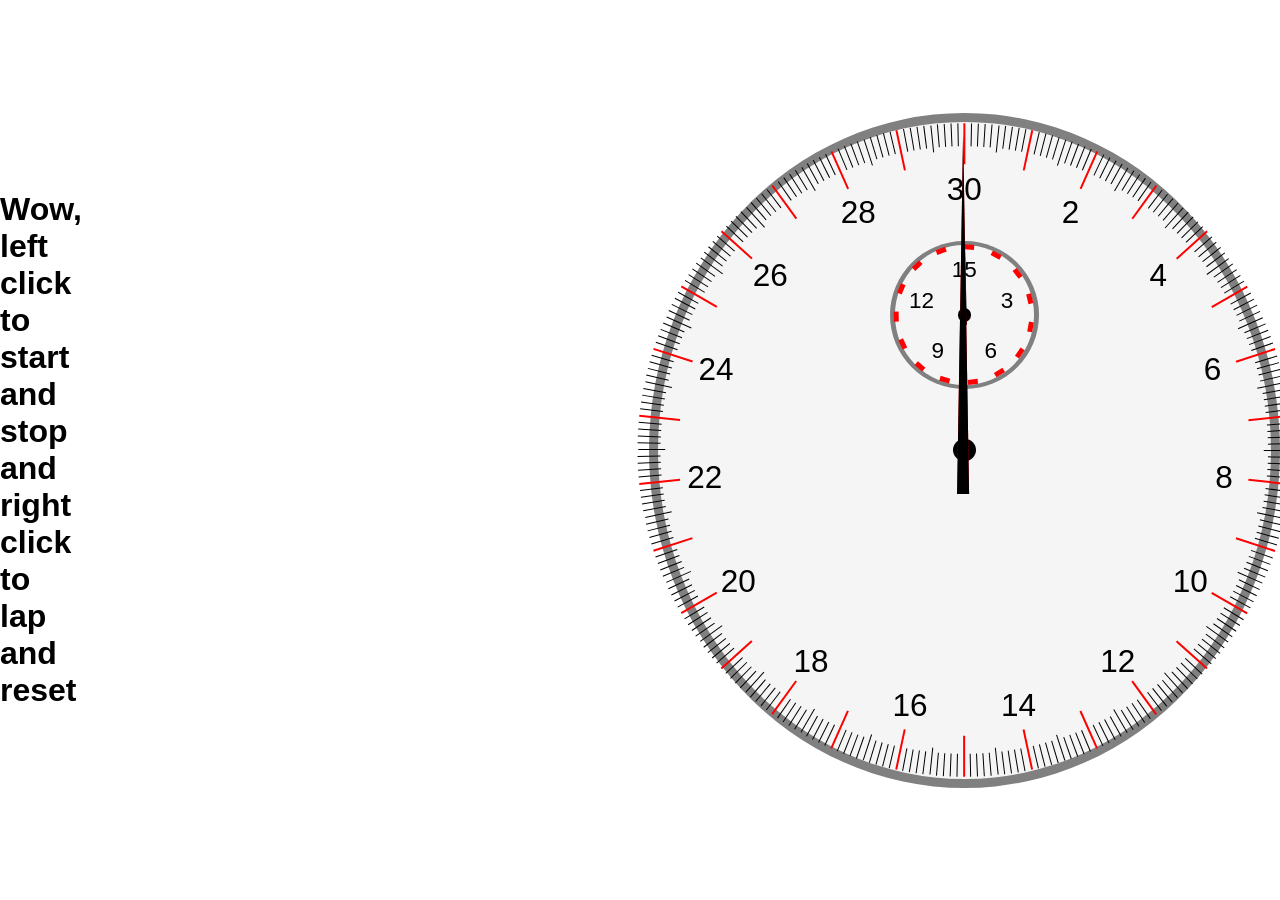
<file: index.html>
<!DOCTYPE html><head><meta charset="UTF-8"><meta name="author" content="Ethan Philpott"><meta name="description" content=""><meta property="og:image" content=""><meta property="og:title" content=""><meta property="og:description" content=""><title>Stopwatch</title><link rel="stylesheet" href="styles/css/min/style.min.css"><link rel="shortcut icon" href="" type="image/x-icon"></head><body> <h1>Wow, left click to start and stop and right click to lap and reset</h1><div class="lap-display"> <div class="whowhowhowhohow"></div></div><div class="clockface"><div class="center-dot"></div><div class="min-face"><div class="min-marks"> <div class="mark"> </div><div class="mark"> </div><div class="mark"> </div><div class="mark"> </div><div class="mark"> </div><div class="mark"> </div><div class="mark"> </div><div class="mark"> </div><div class="mark"> </div><div class="mark"> </div><div class="mark"> </div><div class="mark"> </div><div class="mark"> </div><div class="mark"> </div><div class="mark"> </div><div class="mark"> </div><div class="mark"> </div><div class="mark"> </div><div class="mark"> </div><div class="mark"> </div><div class="mark"> </div><div class="mark"> </div><div class="mark"> </div><div class="mark"> </div><div class="mark"> </div><div class="mark"> </div><div class="mark"> </div><div class="mark"> </div><div class="mark"> </div><div class="mark"> </div></div><ul class="min-num"><li>3</li><li>6</li><li>9</li><li>12</li><li>15</li></ul><div class="min-hand-cont"> <div class="min-hand"> </div></div><div class="min-round-outline"><div class="min-round-cover"> </div></div><div class="min-dot"> </div></div><div class="sec-face"> <div class="sec-dashes"> <div class="dash"></div><div class="dash"></div><div class="dash"></div><div class="dash"></div><div class="dash"></div><div class="dash"></div><div class="dash"></div><div class="dash"></div><div class="dash"></div><div class="dash"></div><div class="dash"></div><div class="dash"></div><div class="dash"></div><div class="dash"></div><div class="dash"></div><div class="dash"></div><div class="dash"></div><div class="dash"></div><div class="dash"></div><div class="dash"></div><div class="dash"></div><div class="dash"></div><div class="dash"></div><div class="dash"></div><div class="dash"></div><div class="dash"></div><div class="dash"></div><div class="dash"></div><div class="dash"></div><div class="dash"></div><div class="dash"></div><div class="dash"></div><div class="dash"></div><div class="dash"></div><div class="dash"></div><div class="dash"></div><div class="dash"></div><div class="dash"></div><div class="dash"></div><div class="dash"></div><div class="dash"></div><div class="dash"></div><div class="dash"></div><div class="dash"></div><div class="dash"></div><div class="dash"></div><div class="dash"></div><div class="dash"></div><div class="dash"></div><div class="dash"></div><div class="dash"></div><div class="dash"></div><div class="dash"></div><div class="dash"></div><div class="dash"></div><div class="dash"></div><div class="dash"></div><div class="dash"></div><div class="dash"></div><div class="dash"></div><div class="dash"></div><div class="dash"></div><div class="dash"></div><div class="dash"></div><div class="dash"></div><div class="dash"></div><div class="dash"></div><div class="dash"></div><div class="dash"></div><div class="dash"></div><div class="dash"></div><div class="dash"></div><div class="dash"></div><div class="dash"></div><div class="dash"></div><div class="dash"></div><div class="dash"></div><div class="dash"></div><div class="dash"></div><div class="dash"></div><div class="dash"></div><div class="dash"></div><div class="dash"></div><div class="dash"></div><div class="dash"></div><div class="dash"></div><div class="dash"></div><div class="dash"></div><div class="dash"></div><div class="dash"></div><div class="dash"></div><div class="dash"></div><div class="dash"></div><div class="dash"></div><div class="dash"></div><div class="dash"></div><div class="dash"></div><div class="dash"></div><div class="dash"></div><div class="dash"></div><div class="dash"></div><div class="dash"></div><div class="dash"></div><div class="dash"></div><div class="dash"></div><div class="dash"></div><div class="dash"></div><div class="dash"></div><div class="dash"></div><div class="dash"></div><div class="dash"></div><div class="dash"></div><div class="dash"></div><div class="dash"></div><div class="dash"></div><div class="dash"></div><div class="dash"></div><div class="dash"></div><div class="dash"></div><div class="dash"></div><div class="dash"></div><div class="dash"></div><div class="dash"></div><div class="dash"></div><div class="dash"></div><div class="dash"></div><div class="dash"></div><div class="dash"></div><div class="dash"></div><div class="dash"></div><div class="dash"></div><div class="dash"></div><div class="dash"></div><div class="dash"></div><div class="dash"></div><div class="dash"></div><div class="dash"></div><div class="dash"></div><div class="dash"></div><div class="dash"></div><div class="dash"></div><div class="dash"></div><div class="dash"></div><div class="dash"></div><div class="dash"></div><div class="dash"></div><div class="dash"></div><div class="dash"></div><div class="dash"></div><div class="dash"></div><div class="dash"></div><div class="dash"></div><div class="dash"></div><div class="dash"></div><div class="dash"></div><div class="dash"></div><div class="dash"></div><div class="dash"></div><div class="dash"></div><div class="dash"></div><div class="dash"></div><div class="dash"></div><div class="dash"></div><div class="dash"></div><div class="dash"></div><div class="dash"></div><div class="dash"></div><div class="dash"></div><div class="dash"></div><div class="dash"></div><div class="dash"></div><div class="dash"></div><div class="dash"></div><div class="dash"></div><div class="dash"></div><div class="dash"></div><div class="dash"></div><div class="dash"></div><div class="dash"></div><div class="dash"></div><div class="dash"></div><div class="dash"></div><div class="dash"></div><div class="dash"></div><div class="dash"></div><div class="dash"></div><div class="dash"></div><div class="dash"></div><div class="dash"></div><div class="dash"></div><div class="dash"></div><div class="dash"></div><div class="dash"></div><div class="dash"></div><div class="dash"></div><div class="dash"></div><div class="dash"></div><div class="dash"></div><div class="dash"></div><div class="dash"></div><div class="dash"></div><div class="dash"></div><div class="dash"></div><div class="dash"></div><div class="dash"></div><div class="dash"></div><div class="dash"></div><div class="dash"></div><div class="dash"></div><div class="dash"></div><div class="dash"></div><div class="dash"></div><div class="dash"></div><div class="dash"></div><div class="dash"></div><div class="dash"></div><div class="dash"></div><div class="dash"></div><div class="dash"></div><div class="dash"></div><div class="dash"></div><div class="dash"></div><div class="dash"></div><div class="dash"></div><div class="dash"></div><div class="dash"></div><div class="dash"></div><div class="dash"></div><div class="dash"></div><div class="dash"></div><div class="dash"></div><div class="dash"></div><div class="dash"></div><div class="dash"></div><div class="dash"></div><div class="dash"></div><div class="dash"></div><div class="dash"></div><div class="dash"></div><div class="dash"></div><div class="dash"></div><div class="dash"></div><div class="dash"></div><div class="dash"></div><div class="dash"></div><div class="dash"></div><div class="dash"></div><div class="dash"></div><div class="dash"></div><div class="dash"></div><div class="dash"></div><div class="dash"></div><div class="dash"></div><div class="dash"></div><div class="dash"></div><div class="dash"></div><div class="dash"></div><div class="dash"></div><div class="dash"></div><div class="dash"></div><div class="dash"></div><div class="dash"></div><div class="dash"></div><div class="dash"></div><div class="dash"></div><div class="dash"></div><div class="dash"></div><div class="dash"></div><div class="dash"></div><div class="dash"></div><div class="dash"></div><div class="dash"></div><div class="dash"></div><div class="dash"></div><div class="dash"></div><div class="dash"></div><div class="dash"></div><div class="dash"></div><div class="dash"></div><div class="dash"></div><div class="dash"></div><div class="dash"></div><div class="dash"></div><div class="dash"></div><div class="dash"></div><div class="dash"></div><div class="dash"></div><div class="dash"></div><div class="dash"></div><div class="dash"></div><div class="dash"></div><div class="dash"></div><div class="dash"></div><div class="dash"></div><div class="dash"></div><div class="dash"></div><div class="dash"></div><div class="dash"></div><div class="dash"></div><div class="dash"></div></div><ul class="sec-num"> <li>2</li><li>4</li><li>6</li><li>8</li><li>10</li><li>12</li><li>14</li><li>16</li><li>18</li><li>20</li><li>22</li><li>24</li><li>26</li><li>28</li><li>30</li></ul><div class="sec-hands"> <div class="lap"> </div><div class="main"> </div></div></div></div><script src="https://code.jquery.com/jquery-3.5.1.js" integrity="sha256-QWo7LDvxbWT2tbbQ97B53yJnYU3WhH/C8ycbRAkjPDc=" crossorigin="anonymous"></script><script src="scripts/main.js"></script></body>
</file>
<file: styles/css/min/style.min.css>
*,*::before,*::after{margin:0;padding:0;-webkit-box-sizing:border-box;box-sizing:border-box;list-style-type:none;font-family:sans-serif}body{display:-webkit-box;display:-ms-flexbox;display:flex;-webkit-box-pack:center;-ms-flex-pack:center;justify-content:center;-webkit-box-align:center;-ms-flex-align:center;align-items:center;height:100vh}body h1{width:4vw}body .lap-display{width:50vw;height:100vh}body .clockface{width:75vh;height:75vh;background-color:#f5f5f5;border-radius:50%;border:solid gray 1vh;display:-webkit-box;display:-ms-flexbox;display:flex;-webkit-box-pack:center;-ms-flex-pack:center;justify-content:center;-webkit-box-align:center;-ms-flex-align:center;align-items:center}body .clockface .center-dot{width:2.5vh;height:2.5vh;background-color:#000;border-radius:50%;position:absolute}body .clockface ul{display:-webkit-box;display:-ms-flexbox;display:flex;-webkit-box-pack:center;-ms-flex-pack:center;justify-content:center;-webkit-box-align:center;-ms-flex-align:center;align-items:center}body .clockface ul li{position:absolute}body .clockface .min-face{-webkit-transform:translate(0, -15vh);transform:translate(0, -15vh);position:absolute;display:-ms-grid;display:grid;justify-items:center;-webkit-box-align:center;-ms-flex-align:center;align-items:center}body .clockface .min-face .min-dot{-ms-grid-row:1;-ms-grid-row-span:1;grid-row:1 / 2;-ms-grid-column:1;-ms-grid-column-span:1;grid-column:1 / 2;width:1.5vh;height:1.5vh;background-color:#000;border-radius:50%}body .clockface .min-face .min-marks{-ms-grid-row:1;-ms-grid-row-span:1;grid-row:1 / 2;-ms-grid-column:1;-ms-grid-column-span:1;grid-column:1 / 2;display:-webkit-box;display:-ms-flexbox;display:flex;-webkit-box-pack:center;-ms-flex-pack:center;justify-content:center;-webkit-box-align:center;-ms-flex-align:center;align-items:center;-webkit-transform:rotate(-15rad);transform:rotate(-15rad)}body .clockface .min-face .min-marks *{position:absolute;width:0.5vh;height:1.15192vh}body .clockface .min-face .min-marks :nth-of-type(0){-webkit-transform:translate(0vh, -7.5vh) rotate(-1.5708rad);transform:translate(0vh, -7.5vh) rotate(-1.5708rad)}body .clockface .min-face .min-marks :nth-of-type(0){background-color:red}body .clockface .min-face .min-marks :nth-of-type(1){-webkit-transform:translate(3.05052vh, -6.85158vh) rotate(-1.15192rad);transform:translate(3.05052vh, -6.85158vh) rotate(-1.15192rad)}body .clockface .min-face .min-marks :nth-of-type(2){-webkit-transform:translate(5.57359vh, -5.01844vh) rotate(-.73304rad);transform:translate(5.57359vh, -5.01844vh) rotate(-.73304rad)}body .clockface .min-face .min-marks :nth-of-type(2){background-color:red}body .clockface .min-face .min-marks :nth-of-type(3){-webkit-transform:translate(7.13292vh, -2.31744vh) rotate(-.31416rad);transform:translate(7.13292vh, -2.31744vh) rotate(-.31416rad)}body .clockface .min-face .min-marks :nth-of-type(4){-webkit-transform:translate(7.45891vh, .78396vh) rotate(.10472rad);transform:translate(7.45891vh, .78396vh) rotate(.10472rad)}body .clockface .min-face .min-marks :nth-of-type(4){background-color:red}body .clockface .min-face .min-marks :nth-of-type(5){-webkit-transform:translate(6.49519vh, 3.75vh) rotate(.5236rad);transform:translate(6.49519vh, 3.75vh) rotate(.5236rad)}body .clockface .min-face .min-marks :nth-of-type(6){-webkit-transform:translate(4.40839vh, 6.06763vh) rotate(.94248rad);transform:translate(4.40839vh, 6.06763vh) rotate(.94248rad)}body .clockface .min-face .min-marks :nth-of-type(6){background-color:red}body .clockface .min-face .min-marks :nth-of-type(7){-webkit-transform:translate(1.55934vh, 7.33611vh) rotate(1.36136rad);transform:translate(1.55934vh, 7.33611vh) rotate(1.36136rad)}body .clockface .min-face .min-marks :nth-of-type(8){-webkit-transform:translate(-1.55934vh, 7.33611vh) rotate(1.78024rad);transform:translate(-1.55934vh, 7.33611vh) rotate(1.78024rad)}body .clockface .min-face .min-marks :nth-of-type(8){background-color:red}body .clockface .min-face .min-marks :nth-of-type(9){-webkit-transform:translate(-4.40839vh, 6.06763vh) rotate(2.19911rad);transform:translate(-4.40839vh, 6.06763vh) rotate(2.19911rad)}body .clockface .min-face .min-marks :nth-of-type(10){-webkit-transform:translate(-6.49519vh, 3.75vh) rotate(2.61799rad);transform:translate(-6.49519vh, 3.75vh) rotate(2.61799rad)}body .clockface .min-face .min-marks :nth-of-type(10){background-color:red}body .clockface .min-face .min-marks :nth-of-type(11){-webkit-transform:translate(-7.45891vh, .78396vh) rotate(3.03687rad);transform:translate(-7.45891vh, .78396vh) rotate(3.03687rad)}body .clockface .min-face .min-marks :nth-of-type(12){-webkit-transform:translate(-7.13292vh, -2.31763vh) rotate(3.45575rad);transform:translate(-7.13292vh, -2.31763vh) rotate(3.45575rad)}body .clockface .min-face .min-marks :nth-of-type(12){background-color:red}body .clockface .min-face .min-marks :nth-of-type(13){-webkit-transform:translate(-5.57356vh, -5.01848vh) rotate(3.87463rad);transform:translate(-5.57356vh, -5.01848vh) rotate(3.87463rad)}body .clockface .min-face .min-marks :nth-of-type(14){-webkit-transform:translate(-3.0504vh, -6.85159vh) rotate(4.29351rad);transform:translate(-3.0504vh, -6.85159vh) rotate(4.29351rad)}body .clockface .min-face .min-marks :nth-of-type(14){background-color:red}body .clockface .min-face .min-marks :nth-of-type(15){-webkit-transform:translate(0vh, -7.5vh) rotate(4.71239rad);transform:translate(0vh, -7.5vh) rotate(4.71239rad)}body .clockface .min-face .min-marks :nth-of-type(16){-webkit-transform:translate(3.05052vh, -6.85158vh) rotate(5.13127rad);transform:translate(3.05052vh, -6.85158vh) rotate(5.13127rad)}body .clockface .min-face .min-marks :nth-of-type(16){background-color:red}body .clockface .min-face .min-marks :nth-of-type(17){-webkit-transform:translate(5.57359vh, -5.01844vh) rotate(5.55015rad);transform:translate(5.57359vh, -5.01844vh) rotate(5.55015rad)}body .clockface .min-face .min-marks :nth-of-type(18){-webkit-transform:translate(7.13292vh, -2.31744vh) rotate(5.96903rad);transform:translate(7.13292vh, -2.31744vh) rotate(5.96903rad)}body .clockface .min-face .min-marks :nth-of-type(18){background-color:red}body .clockface .min-face .min-marks :nth-of-type(19){-webkit-transform:translate(7.45891vh, .78396vh) rotate(6.38791rad);transform:translate(7.45891vh, .78396vh) rotate(6.38791rad)}body .clockface .min-face .min-marks :nth-of-type(20){-webkit-transform:translate(6.49519vh, 3.75vh) rotate(6.80678rad);transform:translate(6.49519vh, 3.75vh) rotate(6.80678rad)}body .clockface .min-face .min-marks :nth-of-type(20){background-color:red}body .clockface .min-face .min-marks :nth-of-type(21){-webkit-transform:translate(4.40839vh, 6.06763vh) rotate(7.22566rad);transform:translate(4.40839vh, 6.06763vh) rotate(7.22566rad)}body .clockface .min-face .min-marks :nth-of-type(22){-webkit-transform:translate(1.55934vh, 7.33611vh) rotate(7.64454rad);transform:translate(1.55934vh, 7.33611vh) rotate(7.64454rad)}body .clockface .min-face .min-marks :nth-of-type(22){background-color:red}body .clockface .min-face .min-marks :nth-of-type(23){-webkit-transform:translate(-1.55934vh, 7.33611vh) rotate(8.06342rad);transform:translate(-1.55934vh, 7.33611vh) rotate(8.06342rad)}body .clockface .min-face .min-marks :nth-of-type(24){-webkit-transform:translate(-4.40839vh, 6.06763vh) rotate(8.4823rad);transform:translate(-4.40839vh, 6.06763vh) rotate(8.4823rad)}body .clockface .min-face .min-marks :nth-of-type(24){background-color:red}body .clockface .min-face .min-marks :nth-of-type(25){-webkit-transform:translate(-6.49519vh, 3.75vh) rotate(8.90118rad);transform:translate(-6.49519vh, 3.75vh) rotate(8.90118rad)}body .clockface .min-face .min-marks :nth-of-type(26){-webkit-transform:translate(-7.45891vh, .78396vh) rotate(9.32006rad);transform:translate(-7.45891vh, .78396vh) rotate(9.32006rad)}body .clockface .min-face .min-marks :nth-of-type(26){background-color:red}body .clockface .min-face .min-marks :nth-of-type(27){-webkit-transform:translate(-7.13292vh, -2.31763vh) rotate(9.73894rad);transform:translate(-7.13292vh, -2.31763vh) rotate(9.73894rad)}body .clockface .min-face .min-marks :nth-of-type(28){-webkit-transform:translate(-5.57356vh, -5.01848vh) rotate(10.15782rad);transform:translate(-5.57356vh, -5.01848vh) rotate(10.15782rad)}body .clockface .min-face .min-marks :nth-of-type(28){background-color:red}body .clockface .min-face .min-marks :nth-of-type(29){-webkit-transform:translate(-3.0504vh, -6.85159vh) rotate(10.5767rad);transform:translate(-3.0504vh, -6.85159vh) rotate(10.5767rad)}body .clockface .min-face .min-marks :nth-of-type(30){-webkit-transform:translate(0vh, -7.5vh) rotate(10.99557rad);transform:translate(0vh, -7.5vh) rotate(10.99557rad)}body .clockface .min-face .min-marks :nth-of-type(30){background-color:red}body .clockface .min-face .min-hand-cont{-ms-grid-row:1;-ms-grid-row-span:1;grid-row:1 / 2;-ms-grid-column:1;-ms-grid-column-span:1;grid-column:1 / 2;width:16vh;display:-webkit-box;display:-ms-flexbox;display:flex;-webkit-box-pack:end;-ms-flex-pack:end;justify-content:flex-end}body .clockface .min-face .min-hand-cont .min-hand{width:0;height:0;border-top:0.25vh solid transparent;border-bottom:0.25vh solid transparent;border-left:9vh solid black;-webkit-transform-origin:12.25% 50%;transform-origin:12.25% 50%;-webkit-transform:rotate(-90deg);transform:rotate(-90deg)}body .clockface .min-face .min-round-outline{-ms-grid-row:1;-ms-grid-row-span:1;grid-row:1 / 2;-ms-grid-column:1;-ms-grid-column-span:1;grid-column:1 / 2;display:-webkit-box;display:-ms-flexbox;display:flex;-webkit-box-pack:center;-ms-flex-pack:center;justify-content:center;-webkit-box-align:center;-ms-flex-align:center;align-items:center;width:16.5vh;height:16.5vh;background-color:gray;border-radius:50%}body .clockface .min-face .min-round-outline .min-round-cover{width:15.5vh;height:15.5vh;background-color:#f5f5f5;border-radius:50%}body .clockface .min-face .min-num{-ms-grid-row:1;-ms-grid-row-span:1;grid-row:1 / 2;-ms-grid-column:1;-ms-grid-column-span:1;grid-column:1 / 2;font-size:2.5vh}body .clockface .min-face .min-num li:nth-of-type(0){-webkit-transform:translate(0vh, -5.0vh);transform:translate(0vh, -5.0vh)}body .clockface .min-face .min-num li:nth-of-type(1){-webkit-transform:translate(4.75528vh, -1.54496vh);transform:translate(4.75528vh, -1.54496vh)}body .clockface .min-face .min-num li:nth-of-type(2){-webkit-transform:translate(2.93893vh, 4.04508vh);transform:translate(2.93893vh, 4.04508vh)}body .clockface .min-face .min-num li:nth-of-type(3){-webkit-transform:translate(-2.93893vh, 4.04508vh);transform:translate(-2.93893vh, 4.04508vh)}body .clockface .min-face .min-num li:nth-of-type(4){-webkit-transform:translate(-4.75528vh, -1.54508vh);transform:translate(-4.75528vh, -1.54508vh)}body .clockface .min-face .min-num li:nth-of-type(5){-webkit-transform:translate(0vh, -5.0vh);transform:translate(0vh, -5.0vh)}body .clockface .sec-face{position:absolute;display:-ms-grid;display:grid;justify-items:center;-webkit-box-align:center;-ms-flex-align:center;align-items:center}body .clockface .sec-face .sec-dashes{display:-webkit-box;display:-ms-flexbox;display:flex;-webkit-box-pack:center;-ms-flex-pack:center;justify-content:center;-webkit-box-align:center;-ms-flex-align:center;align-items:center;-ms-grid-row:1;-ms-grid-row-span:1;grid-row:1 / 2;-ms-grid-column:1;-ms-grid-column-span:1;grid-column:1 / 2}body .clockface .sec-face .sec-dashes *{position:absolute}body .clockface .sec-face .sec-dashes :nth-of-type(0){-webkit-transform:translate(0vh, -34.0vh) rotate(-1.5708rad);transform:translate(0vh, -34.0vh) rotate(-1.5708rad)}body .clockface .sec-face .sec-dashes :nth-of-type(1){-webkit-transform:translate(.73298vh, -34.99232vh) rotate(-1.54985rad);transform:translate(.73298vh, -34.99232vh) rotate(-1.54985rad)}body .clockface .sec-face .sec-dashes :nth-of-type(2){-webkit-transform:translate(1.46565vh, -34.96929vh) rotate(-1.52891rad);transform:translate(1.46565vh, -34.96929vh) rotate(-1.52891rad)}body .clockface .sec-face .sec-dashes :nth-of-type(3){-webkit-transform:translate(2.19767vh, -34.93093vh) rotate(-1.50796rad);transform:translate(2.19767vh, -34.93093vh) rotate(-1.50796rad)}body .clockface .sec-face .sec-dashes :nth-of-type(4){-webkit-transform:translate(2.92872vh, -34.87724vh) rotate(-1.48702rad);transform:translate(2.92872vh, -34.87724vh) rotate(-1.48702rad)}body .clockface .sec-face .sec-dashes :nth-of-type(5){-webkit-transform:translate(3.63236vh, -34.55963vh) rotate(-1.46608rad);transform:translate(3.63236vh, -34.55963vh) rotate(-1.46608rad)}body .clockface .sec-face .sec-dashes :nth-of-type(6){-webkit-transform:translate(4.38666vh, -34.72401vh) rotate(-1.44513rad);transform:translate(4.38666vh, -34.72401vh) rotate(-1.44513rad)}body .clockface .sec-face .sec-dashes :nth-of-type(7){-webkit-transform:translate(5.11291vh, -34.62452vh) rotate(-1.42419rad);transform:translate(5.11291vh, -34.62452vh) rotate(-1.42419rad)}body .clockface .sec-face .sec-dashes :nth-of-type(8){-webkit-transform:translate(5.83691vh, -34.50985vh) rotate(-1.40324rad);transform:translate(5.83691vh, -34.50985vh) rotate(-1.40324rad)}body .clockface .sec-face .sec-dashes :nth-of-type(9){-webkit-transform:translate(6.55835vh, -34.38004vh) rotate(-1.3823rad);transform:translate(6.55835vh, -34.38004vh) rotate(-1.3823rad)}body .clockface .sec-face .sec-dashes :nth-of-type(10){-webkit-transform:translate(7.069vh, -33.25701vh) rotate(-1.36136rad);transform:translate(7.069vh, -33.25701vh) rotate(-1.36136rad)}body .clockface .sec-face .sec-dashes :nth-of-type(11){-webkit-transform:translate(7.99228vh, -34.07525vh) rotate(-1.34041rad);transform:translate(7.99228vh, -34.07525vh) rotate(-1.34041rad)}body .clockface .sec-face .sec-dashes :nth-of-type(12){-webkit-transform:translate(8.70415vh, -33.9004vh) rotate(-1.31947rad);transform:translate(8.70415vh, -33.9004vh) rotate(-1.31947rad)}body .clockface .sec-face .sec-dashes :nth-of-type(13){-webkit-transform:translate(9.41219vh, -33.71068vh) rotate(-1.29852rad);transform:translate(9.41219vh, -33.71068vh) rotate(-1.29852rad)}body .clockface .sec-face .sec-dashes :nth-of-type(14){-webkit-transform:translate(10.11611vh, -33.50617vh) rotate(-1.27758rad);transform:translate(10.11611vh, -33.50617vh) rotate(-1.27758rad)}body .clockface .sec-face .sec-dashes :nth-of-type(15){-webkit-transform:translate(10.73834vh, -33.0492vh) rotate(-1.25664rad);transform:translate(10.73834vh, -33.0492vh) rotate(-1.25664rad)}body .clockface .sec-face .sec-dashes :nth-of-type(16){-webkit-transform:translate(11.51033vh, -33.05315vh) rotate(-1.23569rad);transform:translate(11.51033vh, -33.05315vh) rotate(-1.23569rad)}body .clockface .sec-face .sec-dashes :nth-of-type(17){-webkit-transform:translate(12.20002vh, -32.80485vh) rotate(-1.21475rad);transform:translate(12.20002vh, -32.80485vh) rotate(-1.21475rad)}body .clockface .sec-face .sec-dashes :nth-of-type(18){-webkit-transform:translate(12.88436vh, -32.54215vh) rotate(-1.19381rad);transform:translate(12.88436vh, -32.54215vh) rotate(-1.19381rad)}body .clockface .sec-face .sec-dashes :nth-of-type(19){-webkit-transform:translate(13.56305vh, -32.26518vh) rotate(-1.17286rad);transform:translate(13.56305vh, -32.26518vh) rotate(-1.17286rad)}body .clockface .sec-face .sec-dashes :nth-of-type(20){-webkit-transform:translate(13.82905vh, -31.06052vh) rotate(-1.15192rad);transform:translate(13.82905vh, -31.06052vh) rotate(-1.15192rad)}body .clockface .sec-face .sec-dashes :nth-of-type(21){-webkit-transform:translate(14.90228vh, -31.66892vh) rotate(-1.13097rad);transform:translate(14.90228vh, -31.66892vh) rotate(-1.13097rad)}body .clockface .sec-face .sec-dashes :nth-of-type(22){-webkit-transform:translate(15.56223vh, -31.34988vh) rotate(-1.11003rad);transform:translate(15.56223vh, -31.34988vh) rotate(-1.11003rad)}body .clockface .sec-face .sec-dashes :nth-of-type(23){-webkit-transform:translate(16.21536vh, -31.01709vh) rotate(-1.08909rad);transform:translate(16.21536vh, -31.01709vh) rotate(-1.08909rad)}body .clockface .sec-face .sec-dashes :nth-of-type(24){-webkit-transform:translate(16.86138vh, -30.67069vh) rotate(-1.06814rad);transform:translate(16.86138vh, -30.67069vh) rotate(-1.06814rad)}body .clockface .sec-face .sec-dashes :nth-of-type(25){-webkit-transform:translate(17.375vh, -30.09434vh) rotate(-1.0472rad);transform:translate(17.375vh, -30.09434vh) rotate(-1.0472rad)}body .clockface .sec-face .sec-dashes :nth-of-type(26){-webkit-transform:translate(18.13095vh, -29.9377vh) rotate(-1.02625rad);transform:translate(18.13095vh, -29.9377vh) rotate(-1.02625rad)}body .clockface .sec-face .sec-dashes :nth-of-type(27){-webkit-transform:translate(18.75394vh, -29.55142vh) rotate(-1.00531rad);transform:translate(18.75394vh, -29.55142vh) rotate(-1.00531rad)}body .clockface .sec-face .sec-dashes :nth-of-type(28){-webkit-transform:translate(19.3687vh, -29.15218vh) rotate(-.98437rad);transform:translate(19.3687vh, -29.15218vh) rotate(-.98437rad)}body .clockface .sec-face .sec-dashes :nth-of-type(29){-webkit-transform:translate(19.97497vh, -28.74016vh) rotate(-.96342rad);transform:translate(19.97497vh, -28.74016vh) rotate(-.96342rad)}body .clockface .sec-face .sec-dashes :nth-of-type(30){-webkit-transform:translate(19.9847vh, -27.50651vh) rotate(-.94248rad);transform:translate(19.9847vh, -27.50651vh) rotate(-.94248rad)}body .clockface .sec-face .sec-dashes :nth-of-type(31){-webkit-transform:translate(21.16097vh, -27.87847vh) rotate(-.92153rad);transform:translate(21.16097vh, -27.87847vh) rotate(-.92153rad)}body .clockface .sec-face .sec-dashes :nth-of-type(32){-webkit-transform:translate(21.74017vh, -27.42919vh) rotate(-.90059rad);transform:translate(21.74017vh, -27.42919vh) rotate(-.90059rad)}body .clockface .sec-face .sec-dashes :nth-of-type(33){-webkit-transform:translate(22.30984vh, -26.96787vh) rotate(-.87965rad);transform:translate(22.30984vh, -26.96787vh) rotate(-.87965rad)}body .clockface .sec-face .sec-dashes :nth-of-type(34){-webkit-transform:translate(22.86972vh, -26.49473vh) rotate(-.8587rad);transform:translate(22.86972vh, -26.49473vh) rotate(-.8587rad)}body .clockface .sec-face .sec-dashes :nth-of-type(35){-webkit-transform:translate(23.25229vh, -25.82417vh) rotate(-.83776rad);transform:translate(23.25229vh, -25.82417vh) rotate(-.83776rad)}body .clockface .sec-face .sec-dashes :nth-of-type(36){-webkit-transform:translate(23.95915vh, -25.51378vh) rotate(-.81681rad);transform:translate(23.95915vh, -25.51378vh) rotate(-.81681rad)}body .clockface .sec-face .sec-dashes :nth-of-type(37){-webkit-transform:translate(24.48822vh, -25.00641vh) rotate(-.79587rad);transform:translate(24.48822vh, -25.00641vh) rotate(-.79587rad)}body .clockface .sec-face .sec-dashes :nth-of-type(38){-webkit-transform:translate(25.00654vh, -24.48807vh) rotate(-.77493rad);transform:translate(25.00654vh, -24.48807vh) rotate(-.77493rad)}body .clockface .sec-face .sec-dashes :nth-of-type(39){-webkit-transform:translate(25.5139vh, -23.95899vh) rotate(-.75398rad);transform:translate(25.5139vh, -23.95899vh) rotate(-.75398rad)}body .clockface .sec-face .sec-dashes :nth-of-type(40){-webkit-transform:translate(25.26692vh, -22.75028vh) rotate(-.73304rad);transform:translate(25.26692vh, -22.75028vh) rotate(-.73304rad)}body .clockface .sec-face .sec-dashes :nth-of-type(41){-webkit-transform:translate(26.49483vh, -22.86954vh) rotate(-.71209rad);transform:translate(26.49483vh, -22.86954vh) rotate(-.71209rad)}body .clockface .sec-face .sec-dashes :nth-of-type(42){-webkit-transform:translate(26.96796vh, -22.30964vh) rotate(-.69115rad);transform:translate(26.96796vh, -22.30964vh) rotate(-.69115rad)}body .clockface .sec-face .sec-dashes :nth-of-type(43){-webkit-transform:translate(27.42927vh, -21.73995vh) rotate(-.67021rad);transform:translate(27.42927vh, -21.73995vh) rotate(-.67021rad)}body .clockface .sec-face .sec-dashes :nth-of-type(44){-webkit-transform:translate(27.87855vh, -21.16073vh) rotate(-.64926rad);transform:translate(27.87855vh, -21.16073vh) rotate(-.64926rad)}body .clockface .sec-face .sec-dashes :nth-of-type(45){-webkit-transform:translate(28.11334vh, -20.42528vh) rotate(-.62832rad);transform:translate(28.11334vh, -20.42528vh) rotate(-.62832rad)}body .clockface .sec-face .sec-dashes :nth-of-type(46){-webkit-transform:translate(28.74022vh, -19.97469vh) rotate(-.60737rad);transform:translate(28.74022vh, -19.97469vh) rotate(-.60737rad)}body .clockface .sec-face .sec-dashes :nth-of-type(47){-webkit-transform:translate(29.15224vh, -19.3684vh) rotate(-.58643rad);transform:translate(29.15224vh, -19.3684vh) rotate(-.58643rad)}body .clockface .sec-face .sec-dashes :nth-of-type(48){-webkit-transform:translate(29.55148vh, -18.7536vh) rotate(-.56549rad);transform:translate(29.55148vh, -18.7536vh) rotate(-.56549rad)}body .clockface .sec-face .sec-dashes :nth-of-type(49){-webkit-transform:translate(29.93775vh, -18.13058vh) rotate(-.54454rad);transform:translate(29.93775vh, -18.13058vh) rotate(-.54454rad)}body .clockface .sec-face .sec-dashes :nth-of-type(50){-webkit-transform:translate(29.44486vh, -16.99962vh) rotate(-.5236rad);transform:translate(29.44486vh, -16.99962vh) rotate(-.5236rad)}body .clockface .sec-face .sec-dashes :nth-of-type(51){-webkit-transform:translate(30.67073vh, -16.86095vh) rotate(-.50265rad);transform:translate(30.67073vh, -16.86095vh) rotate(-.50265rad)}body .clockface .sec-face .sec-dashes :nth-of-type(52){-webkit-transform:translate(31.01713vh, -16.21489vh) rotate(-.48171rad);transform:translate(31.01713vh, -16.21489vh) rotate(-.48171rad)}body .clockface .sec-face .sec-dashes :nth-of-type(53){-webkit-transform:translate(31.34991vh, -15.56172vh) rotate(-.46077rad);transform:translate(31.34991vh, -15.56172vh) rotate(-.46077rad)}body .clockface .sec-face .sec-dashes :nth-of-type(54){-webkit-transform:translate(31.66895vh, -14.90172vh) rotate(-.43982rad);transform:translate(31.66895vh, -14.90172vh) rotate(-.43982rad)}body .clockface .sec-face .sec-dashes :nth-of-type(55){-webkit-transform:translate(31.7457vh, -14.13351vh) rotate(-.41888rad);transform:translate(31.7457vh, -14.13351vh) rotate(-.41888rad)}body .clockface .sec-face .sec-dashes :nth-of-type(56){-webkit-transform:translate(32.26521vh, -13.5624vh) rotate(-.39794rad);transform:translate(32.26521vh, -13.5624vh) rotate(-.39794rad)}body .clockface .sec-face .sec-dashes :nth-of-type(57){-webkit-transform:translate(32.54218vh, -12.88366vh) rotate(-.37699rad);transform:translate(32.54218vh, -12.88366vh) rotate(-.37699rad)}body .clockface .sec-face .sec-dashes :nth-of-type(58){-webkit-transform:translate(32.80487vh, -12.19926vh) rotate(-.35605rad);transform:translate(32.80487vh, -12.19926vh) rotate(-.35605rad)}body .clockface .sec-face .sec-dashes :nth-of-type(59){-webkit-transform:translate(33.05317vh, -11.50951vh) rotate(-.3351rad);transform:translate(33.05317vh, -11.50951vh) rotate(-.3351rad)}body .clockface .sec-face .sec-dashes :nth-of-type(60){-webkit-transform:translate(32.33592vh, -10.50571vh) rotate(-.31416rad);transform:translate(32.33592vh, -10.50571vh) rotate(-.31416rad)}body .clockface .sec-face .sec-dashes :nth-of-type(61){-webkit-transform:translate(33.50618vh, -10.11514vh) rotate(-.29322rad);transform:translate(33.50618vh, -10.11514vh) rotate(-.29322rad)}body .clockface .sec-face .sec-dashes :nth-of-type(62){-webkit-transform:translate(33.71069vh, -9.41114vh) rotate(-.27227rad);transform:translate(33.71069vh, -9.41114vh) rotate(-.27227rad)}body .clockface .sec-face .sec-dashes :nth-of-type(63){-webkit-transform:translate(33.90041vh, -8.70301vh) rotate(-.25133rad);transform:translate(33.90041vh, -8.70301vh) rotate(-.25133rad)}body .clockface .sec-face .sec-dashes :nth-of-type(64){-webkit-transform:translate(34.07526vh, -7.99105vh) rotate(-.23038rad);transform:translate(34.07526vh, -7.99105vh) rotate(-.23038rad)}body .clockface .sec-face .sec-dashes :nth-of-type(65){-webkit-transform:translate(33.99063vh, -7.22361vh) rotate(-.20944rad);transform:translate(33.99063vh, -7.22361vh) rotate(-.20944rad)}body .clockface .sec-face .sec-dashes :nth-of-type(66){-webkit-transform:translate(34.38005vh, -6.5569vh) rotate(-.1885rad);transform:translate(34.38005vh, -6.5569vh) rotate(-.1885rad)}body .clockface .sec-face .sec-dashes :nth-of-type(67){-webkit-transform:translate(34.50986vh, -5.83535vh) rotate(-.16755rad);transform:translate(34.50986vh, -5.83535vh) rotate(-.16755rad)}body .clockface .sec-face .sec-dashes :nth-of-type(68){-webkit-transform:translate(34.62453vh, -5.11122vh) rotate(-.14661rad);transform:translate(34.62453vh, -5.11122vh) rotate(-.14661rad)}body .clockface .sec-face .sec-dashes :nth-of-type(69){-webkit-transform:translate(34.72401vh, -4.38484vh) rotate(-.12566rad);transform:translate(34.72401vh, -4.38484vh) rotate(-.12566rad)}body .clockface .sec-face .sec-dashes :nth-of-type(70){-webkit-transform:translate(33.81374vh, -3.55205vh) rotate(-.10472rad);transform:translate(33.81374vh, -3.55205vh) rotate(-.10472rad)}body .clockface .sec-face .sec-dashes :nth-of-type(71){-webkit-transform:translate(34.87725vh, -2.92659vh) rotate(-.08378rad);transform:translate(34.87725vh, -2.92659vh) rotate(-.08378rad)}body .clockface .sec-face .sec-dashes :nth-of-type(72){-webkit-transform:translate(34.93094vh, -2.19537vh) rotate(-.06283rad);transform:translate(34.93094vh, -2.19537vh) rotate(-.06283rad)}body .clockface .sec-face .sec-dashes :nth-of-type(73){-webkit-transform:translate(34.9693vh, -1.46316vh) rotate(-.04189rad);transform:translate(34.9693vh, -1.46316vh) rotate(-.04189rad)}body .clockface .sec-face .sec-dashes :nth-of-type(74){-webkit-transform:translate(34.99232vh, -.7303vh) rotate(-.02094rad);transform:translate(34.99232vh, -.7303vh) rotate(-.02094rad)}body .clockface .sec-face .sec-dashes :nth-of-type(75){-webkit-transform:translate(34.75vh, .00288vh) rotate(0rad);transform:translate(34.75vh, .00288vh) rotate(0rad)}body .clockface .sec-face .sec-dashes :nth-of-type(76){-webkit-transform:translate(34.99232vh, .73298vh) rotate(.02094rad);transform:translate(34.99232vh, .73298vh) rotate(.02094rad)}body .clockface .sec-face .sec-dashes :nth-of-type(77){-webkit-transform:translate(34.9693vh, 1.46565vh) rotate(.04189rad);transform:translate(34.9693vh, 1.46565vh) rotate(.04189rad)}body .clockface .sec-face .sec-dashes :nth-of-type(78){-webkit-transform:translate(34.93094vh, 2.19767vh) rotate(.06283rad);transform:translate(34.93094vh, 2.19767vh) rotate(.06283rad)}body .clockface .sec-face .sec-dashes :nth-of-type(79){-webkit-transform:translate(34.87725vh, 2.92872vh) rotate(.08378rad);transform:translate(34.87725vh, 2.92872vh) rotate(.08378rad)}body .clockface .sec-face .sec-dashes :nth-of-type(80){-webkit-transform:translate(33.81374vh, 3.55397vh) rotate(.10472rad);transform:translate(33.81374vh, 3.55397vh) rotate(.10472rad)}body .clockface .sec-face .sec-dashes :nth-of-type(81){-webkit-transform:translate(34.72401vh, 4.38666vh) rotate(.12566rad);transform:translate(34.72401vh, 4.38666vh) rotate(.12566rad)}body .clockface .sec-face .sec-dashes :nth-of-type(82){-webkit-transform:translate(34.62453vh, 5.11291vh) rotate(.14661rad);transform:translate(34.62453vh, 5.11291vh) rotate(.14661rad)}body .clockface .sec-face .sec-dashes :nth-of-type(83){-webkit-transform:translate(34.50986vh, 5.83691vh) rotate(.16755rad);transform:translate(34.50986vh, 5.83691vh) rotate(.16755rad)}body .clockface .sec-face .sec-dashes :nth-of-type(84){-webkit-transform:translate(34.38005vh, 6.55835vh) rotate(.1885rad);transform:translate(34.38005vh, 6.55835vh) rotate(.1885rad)}body .clockface .sec-face .sec-dashes :nth-of-type(85){-webkit-transform:translate(33.99063vh, 7.22493vh) rotate(.20944rad);transform:translate(33.99063vh, 7.22493vh) rotate(.20944rad)}body .clockface .sec-face .sec-dashes :nth-of-type(86){-webkit-transform:translate(34.07526vh, 7.99228vh) rotate(.23038rad);transform:translate(34.07526vh, 7.99228vh) rotate(.23038rad)}body .clockface .sec-face .sec-dashes :nth-of-type(87){-webkit-transform:translate(33.90041vh, 8.70415vh) rotate(.25133rad);transform:translate(33.90041vh, 8.70415vh) rotate(.25133rad)}body .clockface .sec-face .sec-dashes :nth-of-type(88){-webkit-transform:translate(33.71069vh, 9.41219vh) rotate(.27227rad);transform:translate(33.71069vh, 9.41219vh) rotate(.27227rad)}body .clockface .sec-face .sec-dashes :nth-of-type(89){-webkit-transform:translate(33.50618vh, 10.11611vh) rotate(.29322rad);transform:translate(33.50618vh, 10.11611vh) rotate(.29322rad)}body .clockface .sec-face .sec-dashes :nth-of-type(90){-webkit-transform:translate(32.33592vh, 10.50658vh) rotate(.31416rad);transform:translate(32.33592vh, 10.50658vh) rotate(.31416rad)}body .clockface .sec-face .sec-dashes :nth-of-type(91){-webkit-transform:translate(33.05317vh, 11.51033vh) rotate(.3351rad);transform:translate(33.05317vh, 11.51033vh) rotate(.3351rad)}body .clockface .sec-face .sec-dashes :nth-of-type(92){-webkit-transform:translate(32.80487vh, 12.20002vh) rotate(.35605rad);transform:translate(32.80487vh, 12.20002vh) rotate(.35605rad)}body .clockface .sec-face .sec-dashes :nth-of-type(93){-webkit-transform:translate(32.54218vh, 12.88436vh) rotate(.37699rad);transform:translate(32.54218vh, 12.88436vh) rotate(.37699rad)}body .clockface .sec-face .sec-dashes :nth-of-type(94){-webkit-transform:translate(32.26521vh, 13.56305vh) rotate(.39794rad);transform:translate(32.26521vh, 13.56305vh) rotate(.39794rad)}body .clockface .sec-face .sec-dashes :nth-of-type(95){-webkit-transform:translate(31.7457vh, 14.1341vh) rotate(.41888rad);transform:translate(31.7457vh, 14.1341vh) rotate(.41888rad)}body .clockface .sec-face .sec-dashes :nth-of-type(96){-webkit-transform:translate(31.66895vh, 14.90228vh) rotate(.43982rad);transform:translate(31.66895vh, 14.90228vh) rotate(.43982rad)}body .clockface .sec-face .sec-dashes :nth-of-type(97){-webkit-transform:translate(31.34991vh, 15.56223vh) rotate(.46077rad);transform:translate(31.34991vh, 15.56223vh) rotate(.46077rad)}body .clockface .sec-face .sec-dashes :nth-of-type(98){-webkit-transform:translate(31.01713vh, 16.21536vh) rotate(.48171rad);transform:translate(31.01713vh, 16.21536vh) rotate(.48171rad)}body .clockface .sec-face .sec-dashes :nth-of-type(99){-webkit-transform:translate(30.67073vh, 16.86138vh) rotate(.50265rad);transform:translate(30.67073vh, 16.86138vh) rotate(.50265rad)}body .clockface .sec-face .sec-dashes :nth-of-type(100){-webkit-transform:translate(29.44486vh, 17vh) rotate(.5236rad);transform:translate(29.44486vh, 17vh) rotate(.5236rad)}body .clockface .sec-face .sec-dashes :nth-of-type(101){-webkit-transform:translate(29.93775vh, 18.13095vh) rotate(.54454rad);transform:translate(29.93775vh, 18.13095vh) rotate(.54454rad)}body .clockface .sec-face .sec-dashes :nth-of-type(102){-webkit-transform:translate(29.55148vh, 18.75394vh) rotate(.56549rad);transform:translate(29.55148vh, 18.75394vh) rotate(.56549rad)}body .clockface .sec-face .sec-dashes :nth-of-type(103){-webkit-transform:translate(29.15224vh, 19.3687vh) rotate(.58643rad);transform:translate(29.15224vh, 19.3687vh) rotate(.58643rad)}body .clockface .sec-face .sec-dashes :nth-of-type(104){-webkit-transform:translate(28.74022vh, 19.97497vh) rotate(.60737rad);transform:translate(28.74022vh, 19.97497vh) rotate(.60737rad)}body .clockface .sec-face .sec-dashes :nth-of-type(105){-webkit-transform:translate(28.11334vh, 20.42554vh) rotate(.62832rad);transform:translate(28.11334vh, 20.42554vh) rotate(.62832rad)}body .clockface .sec-face .sec-dashes :nth-of-type(106){-webkit-transform:translate(27.87855vh, 21.16097vh) rotate(.64926rad);transform:translate(27.87855vh, 21.16097vh) rotate(.64926rad)}body .clockface .sec-face .sec-dashes :nth-of-type(107){-webkit-transform:translate(27.42927vh, 21.74017vh) rotate(.67021rad);transform:translate(27.42927vh, 21.74017vh) rotate(.67021rad)}body .clockface .sec-face .sec-dashes :nth-of-type(108){-webkit-transform:translate(26.96796vh, 22.30984vh) rotate(.69115rad);transform:translate(26.96796vh, 22.30984vh) rotate(.69115rad)}body .clockface .sec-face .sec-dashes :nth-of-type(109){-webkit-transform:translate(26.49483vh, 22.86972vh) rotate(.71209rad);transform:translate(26.49483vh, 22.86972vh) rotate(.71209rad)}body .clockface .sec-face .sec-dashes :nth-of-type(110){-webkit-transform:translate(25.26692vh, 22.75044vh) rotate(.73304rad);transform:translate(25.26692vh, 22.75044vh) rotate(.73304rad)}body .clockface .sec-face .sec-dashes :nth-of-type(111){-webkit-transform:translate(25.5139vh, 23.95915vh) rotate(.75398rad);transform:translate(25.5139vh, 23.95915vh) rotate(.75398rad)}body .clockface .sec-face .sec-dashes :nth-of-type(112){-webkit-transform:translate(25.00654vh, 24.48822vh) rotate(.77493rad);transform:translate(25.00654vh, 24.48822vh) rotate(.77493rad)}body .clockface .sec-face .sec-dashes :nth-of-type(113){-webkit-transform:translate(24.48822vh, 25.00654vh) rotate(.79587rad);transform:translate(24.48822vh, 25.00654vh) rotate(.79587rad)}body .clockface .sec-face .sec-dashes :nth-of-type(114){-webkit-transform:translate(23.95915vh, 25.5139vh) rotate(.81681rad);transform:translate(23.95915vh, 25.5139vh) rotate(.81681rad)}body .clockface .sec-face .sec-dashes :nth-of-type(115){-webkit-transform:translate(23.25229vh, 25.82428vh) rotate(.83776rad);transform:translate(23.25229vh, 25.82428vh) rotate(.83776rad)}body .clockface .sec-face .sec-dashes :nth-of-type(116){-webkit-transform:translate(22.86972vh, 26.49483vh) rotate(.8587rad);transform:translate(22.86972vh, 26.49483vh) rotate(.8587rad)}body .clockface .sec-face .sec-dashes :nth-of-type(117){-webkit-transform:translate(22.30984vh, 26.96796vh) rotate(.87965rad);transform:translate(22.30984vh, 26.96796vh) rotate(.87965rad)}body .clockface .sec-face .sec-dashes :nth-of-type(118){-webkit-transform:translate(21.74017vh, 27.42927vh) rotate(.90059rad);transform:translate(21.74017vh, 27.42927vh) rotate(.90059rad)}body .clockface .sec-face .sec-dashes :nth-of-type(119){-webkit-transform:translate(21.16097vh, 27.87855vh) rotate(.92153rad);transform:translate(21.16097vh, 27.87855vh) rotate(.92153rad)}body .clockface .sec-face .sec-dashes :nth-of-type(120){-webkit-transform:translate(19.9847vh, 27.50658vh) rotate(.94248rad);transform:translate(19.9847vh, 27.50658vh) rotate(.94248rad)}body .clockface .sec-face .sec-dashes :nth-of-type(121){-webkit-transform:translate(19.97497vh, 28.74022vh) rotate(.96342rad);transform:translate(19.97497vh, 28.74022vh) rotate(.96342rad)}body .clockface .sec-face .sec-dashes :nth-of-type(122){-webkit-transform:translate(19.3687vh, 29.15224vh) rotate(.98437rad);transform:translate(19.3687vh, 29.15224vh) rotate(.98437rad)}body .clockface .sec-face .sec-dashes :nth-of-type(123){-webkit-transform:translate(18.75394vh, 29.55148vh) rotate(1.00531rad);transform:translate(18.75394vh, 29.55148vh) rotate(1.00531rad)}body .clockface .sec-face .sec-dashes :nth-of-type(124){-webkit-transform:translate(18.13095vh, 29.93775vh) rotate(1.02625rad);transform:translate(18.13095vh, 29.93775vh) rotate(1.02625rad)}body .clockface .sec-face .sec-dashes :nth-of-type(125){-webkit-transform:translate(17.375vh, 30.09438vh) rotate(1.0472rad);transform:translate(17.375vh, 30.09438vh) rotate(1.0472rad)}body .clockface .sec-face .sec-dashes :nth-of-type(126){-webkit-transform:translate(16.86138vh, 30.67073vh) rotate(1.06814rad);transform:translate(16.86138vh, 30.67073vh) rotate(1.06814rad)}body .clockface .sec-face .sec-dashes :nth-of-type(127){-webkit-transform:translate(16.21536vh, 31.01713vh) rotate(1.08909rad);transform:translate(16.21536vh, 31.01713vh) rotate(1.08909rad)}body .clockface .sec-face .sec-dashes :nth-of-type(128){-webkit-transform:translate(15.56223vh, 31.34991vh) rotate(1.11003rad);transform:translate(15.56223vh, 31.34991vh) rotate(1.11003rad)}body .clockface .sec-face .sec-dashes :nth-of-type(129){-webkit-transform:translate(14.90228vh, 31.66895vh) rotate(1.13097rad);transform:translate(14.90228vh, 31.66895vh) rotate(1.13097rad)}body .clockface .sec-face .sec-dashes :nth-of-type(130){-webkit-transform:translate(13.82905vh, 31.06055vh) rotate(1.15192rad);transform:translate(13.82905vh, 31.06055vh) rotate(1.15192rad)}body .clockface .sec-face .sec-dashes :nth-of-type(131){-webkit-transform:translate(13.56305vh, 32.26521vh) rotate(1.17286rad);transform:translate(13.56305vh, 32.26521vh) rotate(1.17286rad)}body .clockface .sec-face .sec-dashes :nth-of-type(132){-webkit-transform:translate(12.88436vh, 32.54218vh) rotate(1.19381rad);transform:translate(12.88436vh, 32.54218vh) rotate(1.19381rad)}body .clockface .sec-face .sec-dashes :nth-of-type(133){-webkit-transform:translate(12.20002vh, 32.80487vh) rotate(1.21475rad);transform:translate(12.20002vh, 32.80487vh) rotate(1.21475rad)}body .clockface .sec-face .sec-dashes :nth-of-type(134){-webkit-transform:translate(11.51033vh, 33.05317vh) rotate(1.23569rad);transform:translate(11.51033vh, 33.05317vh) rotate(1.23569rad)}body .clockface .sec-face .sec-dashes :nth-of-type(135){-webkit-transform:translate(10.73834vh, 33.04921vh) rotate(1.25664rad);transform:translate(10.73834vh, 33.04921vh) rotate(1.25664rad)}body .clockface .sec-face .sec-dashes :nth-of-type(136){-webkit-transform:translate(10.11611vh, 33.50618vh) rotate(1.27758rad);transform:translate(10.11611vh, 33.50618vh) rotate(1.27758rad)}body .clockface .sec-face .sec-dashes :nth-of-type(137){-webkit-transform:translate(9.41219vh, 33.71069vh) rotate(1.29852rad);transform:translate(9.41219vh, 33.71069vh) rotate(1.29852rad)}body .clockface .sec-face .sec-dashes :nth-of-type(138){-webkit-transform:translate(8.70415vh, 33.90041vh) rotate(1.31947rad);transform:translate(8.70415vh, 33.90041vh) rotate(1.31947rad)}body .clockface .sec-face .sec-dashes :nth-of-type(139){-webkit-transform:translate(7.99228vh, 34.07526vh) rotate(1.34041rad);transform:translate(7.99228vh, 34.07526vh) rotate(1.34041rad)}body .clockface .sec-face .sec-dashes :nth-of-type(140){-webkit-transform:translate(7.069vh, 33.25702vh) rotate(1.36136rad);transform:translate(7.069vh, 33.25702vh) rotate(1.36136rad)}body .clockface .sec-face .sec-dashes :nth-of-type(141){-webkit-transform:translate(6.55835vh, 34.38005vh) rotate(1.3823rad);transform:translate(6.55835vh, 34.38005vh) rotate(1.3823rad)}body .clockface .sec-face .sec-dashes :nth-of-type(142){-webkit-transform:translate(5.83691vh, 34.50986vh) rotate(1.40324rad);transform:translate(5.83691vh, 34.50986vh) rotate(1.40324rad)}body .clockface .sec-face .sec-dashes :nth-of-type(143){-webkit-transform:translate(5.11291vh, 34.62453vh) rotate(1.42419rad);transform:translate(5.11291vh, 34.62453vh) rotate(1.42419rad)}body .clockface .sec-face .sec-dashes :nth-of-type(144){-webkit-transform:translate(4.38666vh, 34.72401vh) rotate(1.44513rad);transform:translate(4.38666vh, 34.72401vh) rotate(1.44513rad)}body .clockface .sec-face .sec-dashes :nth-of-type(145){-webkit-transform:translate(3.63236vh, 34.55964vh) rotate(1.46608rad);transform:translate(3.63236vh, 34.55964vh) rotate(1.46608rad)}body .clockface .sec-face .sec-dashes :nth-of-type(146){-webkit-transform:translate(2.92872vh, 34.87725vh) rotate(1.48702rad);transform:translate(2.92872vh, 34.87725vh) rotate(1.48702rad)}body .clockface .sec-face .sec-dashes :nth-of-type(147){-webkit-transform:translate(2.19767vh, 34.93094vh) rotate(1.50796rad);transform:translate(2.19767vh, 34.93094vh) rotate(1.50796rad)}body .clockface .sec-face .sec-dashes :nth-of-type(148){-webkit-transform:translate(1.46565vh, 34.9693vh) rotate(1.52891rad);transform:translate(1.46565vh, 34.9693vh) rotate(1.52891rad)}body .clockface .sec-face .sec-dashes :nth-of-type(149){-webkit-transform:translate(.73298vh, 34.99232vh) rotate(1.54985rad);transform:translate(.73298vh, 34.99232vh) rotate(1.54985rad)}body .clockface .sec-face .sec-dashes :nth-of-type(150){-webkit-transform:translate(0vh, 34vh) rotate(1.5708rad);transform:translate(0vh, 34vh) rotate(1.5708rad)}body .clockface .sec-face .sec-dashes :nth-of-type(151){-webkit-transform:translate(-.73298vh, 34.99232vh) rotate(1.59174rad);transform:translate(-.73298vh, 34.99232vh) rotate(1.59174rad)}body .clockface .sec-face .sec-dashes :nth-of-type(152){-webkit-transform:translate(-1.46565vh, 34.9693vh) rotate(1.61268rad);transform:translate(-1.46565vh, 34.9693vh) rotate(1.61268rad)}body .clockface .sec-face .sec-dashes :nth-of-type(153){-webkit-transform:translate(-2.19767vh, 34.93094vh) rotate(1.63363rad);transform:translate(-2.19767vh, 34.93094vh) rotate(1.63363rad)}body .clockface .sec-face .sec-dashes :nth-of-type(154){-webkit-transform:translate(-2.92872vh, 34.87725vh) rotate(1.65457rad);transform:translate(-2.92872vh, 34.87725vh) rotate(1.65457rad)}body .clockface .sec-face .sec-dashes :nth-of-type(155){-webkit-transform:translate(-3.63236vh, 34.55964vh) rotate(1.67552rad);transform:translate(-3.63236vh, 34.55964vh) rotate(1.67552rad)}body .clockface .sec-face .sec-dashes :nth-of-type(156){-webkit-transform:translate(-4.38666vh, 34.72401vh) rotate(1.69646rad);transform:translate(-4.38666vh, 34.72401vh) rotate(1.69646rad)}body .clockface .sec-face .sec-dashes :nth-of-type(157){-webkit-transform:translate(-5.11291vh, 34.62453vh) rotate(1.7174rad);transform:translate(-5.11291vh, 34.62453vh) rotate(1.7174rad)}body .clockface .sec-face .sec-dashes :nth-of-type(158){-webkit-transform:translate(-5.83691vh, 34.50986vh) rotate(1.73835rad);transform:translate(-5.83691vh, 34.50986vh) rotate(1.73835rad)}body .clockface .sec-face .sec-dashes :nth-of-type(159){-webkit-transform:translate(-6.55835vh, 34.38005vh) rotate(1.75929rad);transform:translate(-6.55835vh, 34.38005vh) rotate(1.75929rad)}body .clockface .sec-face .sec-dashes :nth-of-type(160){-webkit-transform:translate(-7.069vh, 33.25702vh) rotate(1.78024rad);transform:translate(-7.069vh, 33.25702vh) rotate(1.78024rad)}body .clockface .sec-face .sec-dashes :nth-of-type(161){-webkit-transform:translate(-7.99228vh, 34.07526vh) rotate(1.80118rad);transform:translate(-7.99228vh, 34.07526vh) rotate(1.80118rad)}body .clockface .sec-face .sec-dashes :nth-of-type(162){-webkit-transform:translate(-8.70415vh, 33.90041vh) rotate(1.82212rad);transform:translate(-8.70415vh, 33.90041vh) rotate(1.82212rad)}body .clockface .sec-face .sec-dashes :nth-of-type(163){-webkit-transform:translate(-9.41219vh, 33.71069vh) rotate(1.84307rad);transform:translate(-9.41219vh, 33.71069vh) rotate(1.84307rad)}body .clockface .sec-face .sec-dashes :nth-of-type(164){-webkit-transform:translate(-10.11611vh, 33.50618vh) rotate(1.86401rad);transform:translate(-10.11611vh, 33.50618vh) rotate(1.86401rad)}body .clockface .sec-face .sec-dashes :nth-of-type(165){-webkit-transform:translate(-10.73834vh, 33.04921vh) rotate(1.88496rad);transform:translate(-10.73834vh, 33.04921vh) rotate(1.88496rad)}body .clockface .sec-face .sec-dashes :nth-of-type(166){-webkit-transform:translate(-11.51033vh, 33.05317vh) rotate(1.9059rad);transform:translate(-11.51033vh, 33.05317vh) rotate(1.9059rad)}body .clockface .sec-face .sec-dashes :nth-of-type(167){-webkit-transform:translate(-12.20002vh, 32.80487vh) rotate(1.92684rad);transform:translate(-12.20002vh, 32.80487vh) rotate(1.92684rad)}body .clockface .sec-face .sec-dashes :nth-of-type(168){-webkit-transform:translate(-12.88436vh, 32.54218vh) rotate(1.94779rad);transform:translate(-12.88436vh, 32.54218vh) rotate(1.94779rad)}body .clockface .sec-face .sec-dashes :nth-of-type(169){-webkit-transform:translate(-13.56305vh, 32.26521vh) rotate(1.96873rad);transform:translate(-13.56305vh, 32.26521vh) rotate(1.96873rad)}body .clockface .sec-face .sec-dashes :nth-of-type(170){-webkit-transform:translate(-13.82905vh, 31.06055vh) rotate(1.98968rad);transform:translate(-13.82905vh, 31.06055vh) rotate(1.98968rad)}body .clockface .sec-face .sec-dashes :nth-of-type(171){-webkit-transform:translate(-14.90228vh, 31.66895vh) rotate(2.01062rad);transform:translate(-14.90228vh, 31.66895vh) rotate(2.01062rad)}body .clockface .sec-face .sec-dashes :nth-of-type(172){-webkit-transform:translate(-15.56223vh, 31.34991vh) rotate(2.03156rad);transform:translate(-15.56223vh, 31.34991vh) rotate(2.03156rad)}body .clockface .sec-face .sec-dashes :nth-of-type(173){-webkit-transform:translate(-16.21536vh, 31.01713vh) rotate(2.05251rad);transform:translate(-16.21536vh, 31.01713vh) rotate(2.05251rad)}body .clockface .sec-face .sec-dashes :nth-of-type(174){-webkit-transform:translate(-16.86138vh, 30.67073vh) rotate(2.07345rad);transform:translate(-16.86138vh, 30.67073vh) rotate(2.07345rad)}body .clockface .sec-face .sec-dashes :nth-of-type(175){-webkit-transform:translate(-17.375vh, 30.09438vh) rotate(2.0944rad);transform:translate(-17.375vh, 30.09438vh) rotate(2.0944rad)}body .clockface .sec-face .sec-dashes :nth-of-type(176){-webkit-transform:translate(-18.13095vh, 29.93775vh) rotate(2.11534rad);transform:translate(-18.13095vh, 29.93775vh) rotate(2.11534rad)}body .clockface .sec-face .sec-dashes :nth-of-type(177){-webkit-transform:translate(-18.75394vh, 29.55148vh) rotate(2.13628rad);transform:translate(-18.75394vh, 29.55148vh) rotate(2.13628rad)}body .clockface .sec-face .sec-dashes :nth-of-type(178){-webkit-transform:translate(-19.3687vh, 29.15224vh) rotate(2.15723rad);transform:translate(-19.3687vh, 29.15224vh) rotate(2.15723rad)}body .clockface .sec-face .sec-dashes :nth-of-type(179){-webkit-transform:translate(-19.97497vh, 28.74022vh) rotate(2.17817rad);transform:translate(-19.97497vh, 28.74022vh) rotate(2.17817rad)}body .clockface .sec-face .sec-dashes :nth-of-type(180){-webkit-transform:translate(-19.9847vh, 27.50658vh) rotate(2.19911rad);transform:translate(-19.9847vh, 27.50658vh) rotate(2.19911rad)}body .clockface .sec-face .sec-dashes :nth-of-type(181){-webkit-transform:translate(-21.16097vh, 27.87855vh) rotate(2.22006rad);transform:translate(-21.16097vh, 27.87855vh) rotate(2.22006rad)}body .clockface .sec-face .sec-dashes :nth-of-type(182){-webkit-transform:translate(-21.74017vh, 27.42927vh) rotate(2.241rad);transform:translate(-21.74017vh, 27.42927vh) rotate(2.241rad)}body .clockface .sec-face .sec-dashes :nth-of-type(183){-webkit-transform:translate(-22.30984vh, 26.96796vh) rotate(2.26195rad);transform:translate(-22.30984vh, 26.96796vh) rotate(2.26195rad)}body .clockface .sec-face .sec-dashes :nth-of-type(184){-webkit-transform:translate(-22.86972vh, 26.49483vh) rotate(2.28289rad);transform:translate(-22.86972vh, 26.49483vh) rotate(2.28289rad)}body .clockface .sec-face .sec-dashes :nth-of-type(185){-webkit-transform:translate(-23.25229vh, 25.82428vh) rotate(2.30383rad);transform:translate(-23.25229vh, 25.82428vh) rotate(2.30383rad)}body .clockface .sec-face .sec-dashes :nth-of-type(186){-webkit-transform:translate(-23.95915vh, 25.5139vh) rotate(2.32478rad);transform:translate(-23.95915vh, 25.5139vh) rotate(2.32478rad)}body .clockface .sec-face .sec-dashes :nth-of-type(187){-webkit-transform:translate(-24.48822vh, 25.00654vh) rotate(2.34572rad);transform:translate(-24.48822vh, 25.00654vh) rotate(2.34572rad)}body .clockface .sec-face .sec-dashes :nth-of-type(188){-webkit-transform:translate(-25.00654vh, 24.48822vh) rotate(2.36667rad);transform:translate(-25.00654vh, 24.48822vh) rotate(2.36667rad)}body .clockface .sec-face .sec-dashes :nth-of-type(189){-webkit-transform:translate(-25.5139vh, 23.95915vh) rotate(2.38761rad);transform:translate(-25.5139vh, 23.95915vh) rotate(2.38761rad)}body .clockface .sec-face .sec-dashes :nth-of-type(190){-webkit-transform:translate(-25.26692vh, 22.75044vh) rotate(2.40855rad);transform:translate(-25.26692vh, 22.75044vh) rotate(2.40855rad)}body .clockface .sec-face .sec-dashes :nth-of-type(191){-webkit-transform:translate(-26.49483vh, 22.86972vh) rotate(2.4295rad);transform:translate(-26.49483vh, 22.86972vh) rotate(2.4295rad)}body .clockface .sec-face .sec-dashes :nth-of-type(192){-webkit-transform:translate(-26.96796vh, 22.30984vh) rotate(2.45044rad);transform:translate(-26.96796vh, 22.30984vh) rotate(2.45044rad)}body .clockface .sec-face .sec-dashes :nth-of-type(193){-webkit-transform:translate(-27.42927vh, 21.74017vh) rotate(2.47139rad);transform:translate(-27.42927vh, 21.74017vh) rotate(2.47139rad)}body .clockface .sec-face .sec-dashes :nth-of-type(194){-webkit-transform:translate(-27.87855vh, 21.16097vh) rotate(2.49233rad);transform:translate(-27.87855vh, 21.16097vh) rotate(2.49233rad)}body .clockface .sec-face .sec-dashes :nth-of-type(195){-webkit-transform:translate(-28.11334vh, 20.42554vh) rotate(2.51327rad);transform:translate(-28.11334vh, 20.42554vh) rotate(2.51327rad)}body .clockface .sec-face .sec-dashes :nth-of-type(196){-webkit-transform:translate(-28.74022vh, 19.97497vh) rotate(2.53422rad);transform:translate(-28.74022vh, 19.97497vh) rotate(2.53422rad)}body .clockface .sec-face .sec-dashes :nth-of-type(197){-webkit-transform:translate(-29.15224vh, 19.3687vh) rotate(2.55516rad);transform:translate(-29.15224vh, 19.3687vh) rotate(2.55516rad)}body .clockface .sec-face .sec-dashes :nth-of-type(198){-webkit-transform:translate(-29.55148vh, 18.75394vh) rotate(2.57611rad);transform:translate(-29.55148vh, 18.75394vh) rotate(2.57611rad)}body .clockface .sec-face .sec-dashes :nth-of-type(199){-webkit-transform:translate(-29.93775vh, 18.13095vh) rotate(2.59705rad);transform:translate(-29.93775vh, 18.13095vh) rotate(2.59705rad)}body .clockface .sec-face .sec-dashes :nth-of-type(200){-webkit-transform:translate(-29.44486vh, 17vh) rotate(2.61799rad);transform:translate(-29.44486vh, 17vh) rotate(2.61799rad)}body .clockface .sec-face .sec-dashes :nth-of-type(201){-webkit-transform:translate(-30.67073vh, 16.86138vh) rotate(2.63894rad);transform:translate(-30.67073vh, 16.86138vh) rotate(2.63894rad)}body .clockface .sec-face .sec-dashes :nth-of-type(202){-webkit-transform:translate(-31.01712vh, 16.21536vh) rotate(2.65988rad);transform:translate(-31.01712vh, 16.21536vh) rotate(2.65988rad)}body .clockface .sec-face .sec-dashes :nth-of-type(203){-webkit-transform:translate(-31.34991vh, 15.56223vh) rotate(2.68083rad);transform:translate(-31.34991vh, 15.56223vh) rotate(2.68083rad)}body .clockface .sec-face .sec-dashes :nth-of-type(204){-webkit-transform:translate(-31.66895vh, 14.90228vh) rotate(2.70177rad);transform:translate(-31.66895vh, 14.90228vh) rotate(2.70177rad)}body .clockface .sec-face .sec-dashes :nth-of-type(205){-webkit-transform:translate(-31.7457vh, 14.1341vh) rotate(2.72271rad);transform:translate(-31.7457vh, 14.1341vh) rotate(2.72271rad)}body .clockface .sec-face .sec-dashes :nth-of-type(206){-webkit-transform:translate(-32.26521vh, 13.56305vh) rotate(2.74366rad);transform:translate(-32.26521vh, 13.56305vh) rotate(2.74366rad)}body .clockface .sec-face .sec-dashes :nth-of-type(207){-webkit-transform:translate(-32.54218vh, 12.88436vh) rotate(2.7646rad);transform:translate(-32.54218vh, 12.88436vh) rotate(2.7646rad)}body .clockface .sec-face .sec-dashes :nth-of-type(208){-webkit-transform:translate(-32.80487vh, 12.20002vh) rotate(2.78555rad);transform:translate(-32.80487vh, 12.20002vh) rotate(2.78555rad)}body .clockface .sec-face .sec-dashes :nth-of-type(209){-webkit-transform:translate(-33.05317vh, 11.51033vh) rotate(2.80649rad);transform:translate(-33.05317vh, 11.51033vh) rotate(2.80649rad)}body .clockface .sec-face .sec-dashes :nth-of-type(210){-webkit-transform:translate(-32.33592vh, 10.50658vh) rotate(2.82743rad);transform:translate(-32.33592vh, 10.50658vh) rotate(2.82743rad)}body .clockface .sec-face .sec-dashes :nth-of-type(211){-webkit-transform:translate(-33.50618vh, 10.11611vh) rotate(2.84838rad);transform:translate(-33.50618vh, 10.11611vh) rotate(2.84838rad)}body .clockface .sec-face .sec-dashes :nth-of-type(212){-webkit-transform:translate(-33.71069vh, 9.41219vh) rotate(2.86932rad);transform:translate(-33.71069vh, 9.41219vh) rotate(2.86932rad)}body .clockface .sec-face .sec-dashes :nth-of-type(213){-webkit-transform:translate(-33.90041vh, 8.70415vh) rotate(2.89027rad);transform:translate(-33.90041vh, 8.70415vh) rotate(2.89027rad)}body .clockface .sec-face .sec-dashes :nth-of-type(214){-webkit-transform:translate(-34.07526vh, 7.99228vh) rotate(2.91121rad);transform:translate(-34.07526vh, 7.99228vh) rotate(2.91121rad)}body .clockface .sec-face .sec-dashes :nth-of-type(215){-webkit-transform:translate(-33.99063vh, 7.22493vh) rotate(2.93215rad);transform:translate(-33.99063vh, 7.22493vh) rotate(2.93215rad)}body .clockface .sec-face .sec-dashes :nth-of-type(216){-webkit-transform:translate(-34.38005vh, 6.55835vh) rotate(2.9531rad);transform:translate(-34.38005vh, 6.55835vh) rotate(2.9531rad)}body .clockface .sec-face .sec-dashes :nth-of-type(217){-webkit-transform:translate(-34.50986vh, 5.83691vh) rotate(2.97404rad);transform:translate(-34.50986vh, 5.83691vh) rotate(2.97404rad)}body .clockface .sec-face .sec-dashes :nth-of-type(218){-webkit-transform:translate(-34.62453vh, 5.11291vh) rotate(2.99498rad);transform:translate(-34.62453vh, 5.11291vh) rotate(2.99498rad)}body .clockface .sec-face .sec-dashes :nth-of-type(219){-webkit-transform:translate(-34.72401vh, 4.38666vh) rotate(3.01593rad);transform:translate(-34.72401vh, 4.38666vh) rotate(3.01593rad)}body .clockface .sec-face .sec-dashes :nth-of-type(220){-webkit-transform:translate(-33.81374vh, 3.55397vh) rotate(3.03687rad);transform:translate(-33.81374vh, 3.55397vh) rotate(3.03687rad)}body .clockface .sec-face .sec-dashes :nth-of-type(221){-webkit-transform:translate(-34.87725vh, 2.92872vh) rotate(3.05782rad);transform:translate(-34.87725vh, 2.92872vh) rotate(3.05782rad)}body .clockface .sec-face .sec-dashes :nth-of-type(222){-webkit-transform:translate(-34.93093vh, 2.19767vh) rotate(3.07876rad);transform:translate(-34.93093vh, 2.19767vh) rotate(3.07876rad)}body .clockface .sec-face .sec-dashes :nth-of-type(223){-webkit-transform:translate(-34.9693vh, 1.46565vh) rotate(3.0997rad);transform:translate(-34.9693vh, 1.46565vh) rotate(3.0997rad)}body .clockface .sec-face .sec-dashes :nth-of-type(224){-webkit-transform:translate(-34.99232vh, .73298vh) rotate(3.12065rad);transform:translate(-34.99232vh, .73298vh) rotate(3.12065rad)}body .clockface .sec-face .sec-dashes :nth-of-type(225){-webkit-transform:translate(-34.75vh, 0vh) rotate(3.14159rad);transform:translate(-34.75vh, 0vh) rotate(3.14159rad)}body .clockface .sec-face .sec-dashes :nth-of-type(226){-webkit-transform:translate(-34.99232vh, -.73298vh) rotate(3.16254rad);transform:translate(-34.99232vh, -.73298vh) rotate(3.16254rad)}body .clockface .sec-face .sec-dashes :nth-of-type(227){-webkit-transform:translate(-34.96929vh, -1.46565vh) rotate(3.18348rad);transform:translate(-34.96929vh, -1.46565vh) rotate(3.18348rad)}body .clockface .sec-face .sec-dashes :nth-of-type(228){-webkit-transform:translate(-34.93093vh, -2.19767vh) rotate(3.20442rad);transform:translate(-34.93093vh, -2.19767vh) rotate(3.20442rad)}body .clockface .sec-face .sec-dashes :nth-of-type(229){-webkit-transform:translate(-34.87724vh, -2.92872vh) rotate(3.22537rad);transform:translate(-34.87724vh, -2.92872vh) rotate(3.22537rad)}body .clockface .sec-face .sec-dashes :nth-of-type(230){-webkit-transform:translate(-33.81374vh, -3.55397vh) rotate(3.24631rad);transform:translate(-33.81374vh, -3.55397vh) rotate(3.24631rad)}body .clockface .sec-face .sec-dashes :nth-of-type(231){-webkit-transform:translate(-34.72401vh, -4.38666vh) rotate(3.26726rad);transform:translate(-34.72401vh, -4.38666vh) rotate(3.26726rad)}body .clockface .sec-face .sec-dashes :nth-of-type(232){-webkit-transform:translate(-34.62452vh, -5.11291vh) rotate(3.2882rad);transform:translate(-34.62452vh, -5.11291vh) rotate(3.2882rad)}body .clockface .sec-face .sec-dashes :nth-of-type(233){-webkit-transform:translate(-34.50985vh, -5.83691vh) rotate(3.30914rad);transform:translate(-34.50985vh, -5.83691vh) rotate(3.30914rad)}body .clockface .sec-face .sec-dashes :nth-of-type(234){-webkit-transform:translate(-34.38004vh, -6.55835vh) rotate(3.33009rad);transform:translate(-34.38004vh, -6.55835vh) rotate(3.33009rad)}body .clockface .sec-face .sec-dashes :nth-of-type(235){-webkit-transform:translate(-33.99062vh, -7.22493vh) rotate(3.35103rad);transform:translate(-33.99062vh, -7.22493vh) rotate(3.35103rad)}body .clockface .sec-face .sec-dashes :nth-of-type(236){-webkit-transform:translate(-34.07525vh, -7.99228vh) rotate(3.37198rad);transform:translate(-34.07525vh, -7.99228vh) rotate(3.37198rad)}body .clockface .sec-face .sec-dashes :nth-of-type(237){-webkit-transform:translate(-33.9004vh, -8.70415vh) rotate(3.39292rad);transform:translate(-33.9004vh, -8.70415vh) rotate(3.39292rad)}body .clockface .sec-face .sec-dashes :nth-of-type(238){-webkit-transform:translate(-33.71068vh, -9.41219vh) rotate(3.41386rad);transform:translate(-33.71068vh, -9.41219vh) rotate(3.41386rad)}body .clockface .sec-face .sec-dashes :nth-of-type(239){-webkit-transform:translate(-33.50617vh, -10.11611vh) rotate(3.43481rad);transform:translate(-33.50617vh, -10.11611vh) rotate(3.43481rad)}body .clockface .sec-face .sec-dashes :nth-of-type(240){-webkit-transform:translate(-32.3359vh, -10.50658vh) rotate(3.45575rad);transform:translate(-32.3359vh, -10.50658vh) rotate(3.45575rad)}body .clockface .sec-face .sec-dashes :nth-of-type(241){-webkit-transform:translate(-33.05315vh, -11.51033vh) rotate(3.4767rad);transform:translate(-33.05315vh, -11.51033vh) rotate(3.4767rad)}body .clockface .sec-face .sec-dashes :nth-of-type(242){-webkit-transform:translate(-32.80485vh, -12.20002vh) rotate(3.49764rad);transform:translate(-32.80485vh, -12.20002vh) rotate(3.49764rad)}body .clockface .sec-face .sec-dashes :nth-of-type(243){-webkit-transform:translate(-32.54215vh, -12.88436vh) rotate(3.51858rad);transform:translate(-32.54215vh, -12.88436vh) rotate(3.51858rad)}body .clockface .sec-face .sec-dashes :nth-of-type(244){-webkit-transform:translate(-32.26518vh, -13.56305vh) rotate(3.53953rad);transform:translate(-32.26518vh, -13.56305vh) rotate(3.53953rad)}body .clockface .sec-face .sec-dashes :nth-of-type(245){-webkit-transform:translate(-31.74568vh, -14.1341vh) rotate(3.56047rad);transform:translate(-31.74568vh, -14.1341vh) rotate(3.56047rad)}body .clockface .sec-face .sec-dashes :nth-of-type(246){-webkit-transform:translate(-31.66892vh, -14.90228vh) rotate(3.58142rad);transform:translate(-31.66892vh, -14.90228vh) rotate(3.58142rad)}body .clockface .sec-face .sec-dashes :nth-of-type(247){-webkit-transform:translate(-31.34988vh, -15.56223vh) rotate(3.60236rad);transform:translate(-31.34988vh, -15.56223vh) rotate(3.60236rad)}body .clockface .sec-face .sec-dashes :nth-of-type(248){-webkit-transform:translate(-31.01709vh, -16.21536vh) rotate(3.6233rad);transform:translate(-31.01709vh, -16.21536vh) rotate(3.6233rad)}body .clockface .sec-face .sec-dashes :nth-of-type(249){-webkit-transform:translate(-30.67069vh, -16.86138vh) rotate(3.64425rad);transform:translate(-30.67069vh, -16.86138vh) rotate(3.64425rad)}body .clockface .sec-face .sec-dashes :nth-of-type(250){-webkit-transform:translate(-29.44482vh, -17.0vh) rotate(3.66519rad);transform:translate(-29.44482vh, -17.0vh) rotate(3.66519rad)}body .clockface .sec-face .sec-dashes :nth-of-type(251){-webkit-transform:translate(-29.9377vh, -18.13095vh) rotate(3.68614rad);transform:translate(-29.9377vh, -18.13095vh) rotate(3.68614rad)}body .clockface .sec-face .sec-dashes :nth-of-type(252){-webkit-transform:translate(-29.55142vh, -18.75394vh) rotate(3.70708rad);transform:translate(-29.55142vh, -18.75394vh) rotate(3.70708rad)}body .clockface .sec-face .sec-dashes :nth-of-type(253){-webkit-transform:translate(-29.15218vh, -19.3687vh) rotate(3.72802rad);transform:translate(-29.15218vh, -19.3687vh) rotate(3.72802rad)}body .clockface .sec-face .sec-dashes :nth-of-type(254){-webkit-transform:translate(-28.74016vh, -19.97497vh) rotate(3.74897rad);transform:translate(-28.74016vh, -19.97497vh) rotate(3.74897rad)}body .clockface .sec-face .sec-dashes :nth-of-type(255){-webkit-transform:translate(-28.11327vh, -20.42554vh) rotate(3.76991rad);transform:translate(-28.11327vh, -20.42554vh) rotate(3.76991rad)}body .clockface .sec-face .sec-dashes :nth-of-type(256){-webkit-transform:translate(-27.87847vh, -21.16097vh) rotate(3.79086rad);transform:translate(-27.87847vh, -21.16097vh) rotate(3.79086rad)}body .clockface .sec-face .sec-dashes :nth-of-type(257){-webkit-transform:translate(-27.42919vh, -21.74017vh) rotate(3.8118rad);transform:translate(-27.42919vh, -21.74017vh) rotate(3.8118rad)}body .clockface .sec-face .sec-dashes :nth-of-type(258){-webkit-transform:translate(-26.96787vh, -22.30984vh) rotate(3.83274rad);transform:translate(-26.96787vh, -22.30984vh) rotate(3.83274rad)}body .clockface .sec-face .sec-dashes :nth-of-type(259){-webkit-transform:translate(-26.49473vh, -22.86972vh) rotate(3.85369rad);transform:translate(-26.49473vh, -22.86972vh) rotate(3.85369rad)}body .clockface .sec-face .sec-dashes :nth-of-type(260){-webkit-transform:translate(-25.26682vh, -22.75044vh) rotate(3.87463rad);transform:translate(-25.26682vh, -22.75044vh) rotate(3.87463rad)}body .clockface .sec-face .sec-dashes :nth-of-type(261){-webkit-transform:translate(-25.51378vh, -23.95915vh) rotate(3.89557rad);transform:translate(-25.51378vh, -23.95915vh) rotate(3.89557rad)}body .clockface .sec-face .sec-dashes :nth-of-type(262){-webkit-transform:translate(-25.00641vh, -24.48822vh) rotate(3.91652rad);transform:translate(-25.00641vh, -24.48822vh) rotate(3.91652rad)}body .clockface .sec-face .sec-dashes :nth-of-type(263){-webkit-transform:translate(-24.48807vh, -25.00654vh) rotate(3.93746rad);transform:translate(-24.48807vh, -25.00654vh) rotate(3.93746rad)}body .clockface .sec-face .sec-dashes :nth-of-type(264){-webkit-transform:translate(-23.95899vh, -25.5139vh) rotate(3.95841rad);transform:translate(-23.95899vh, -25.5139vh) rotate(3.95841rad)}body .clockface .sec-face .sec-dashes :nth-of-type(265){-webkit-transform:translate(-23.25212vh, -25.82428vh) rotate(3.97935rad);transform:translate(-23.25212vh, -25.82428vh) rotate(3.97935rad)}body .clockface .sec-face .sec-dashes :nth-of-type(266){-webkit-transform:translate(-22.86954vh, -26.49483vh) rotate(4.00029rad);transform:translate(-22.86954vh, -26.49483vh) rotate(4.00029rad)}body .clockface .sec-face .sec-dashes :nth-of-type(267){-webkit-transform:translate(-22.30964vh, -26.96796vh) rotate(4.02124rad);transform:translate(-22.30964vh, -26.96796vh) rotate(4.02124rad)}body .clockface .sec-face .sec-dashes :nth-of-type(268){-webkit-transform:translate(-21.73995vh, -27.42927vh) rotate(4.04218rad);transform:translate(-21.73995vh, -27.42927vh) rotate(4.04218rad)}body .clockface .sec-face .sec-dashes :nth-of-type(269){-webkit-transform:translate(-21.16073vh, -27.87855vh) rotate(4.06313rad);transform:translate(-21.16073vh, -27.87855vh) rotate(4.06313rad)}body .clockface .sec-face .sec-dashes :nth-of-type(270){-webkit-transform:translate(-19.98445vh, -27.50658vh) rotate(4.08407rad);transform:translate(-19.98445vh, -27.50658vh) rotate(4.08407rad)}body .clockface .sec-face .sec-dashes :nth-of-type(271){-webkit-transform:translate(-19.97469vh, -28.74022vh) rotate(4.10501rad);transform:translate(-19.97469vh, -28.74022vh) rotate(4.10501rad)}body .clockface .sec-face .sec-dashes :nth-of-type(272){-webkit-transform:translate(-19.3684vh, -29.15224vh) rotate(4.12596rad);transform:translate(-19.3684vh, -29.15224vh) rotate(4.12596rad)}body .clockface .sec-face .sec-dashes :nth-of-type(273){-webkit-transform:translate(-18.7536vh, -29.55148vh) rotate(4.1469rad);transform:translate(-18.7536vh, -29.55148vh) rotate(4.1469rad)}body .clockface .sec-face .sec-dashes :nth-of-type(274){-webkit-transform:translate(-18.13058vh, -29.93775vh) rotate(4.16785rad);transform:translate(-18.13058vh, -29.93775vh) rotate(4.16785rad)}body .clockface .sec-face .sec-dashes :nth-of-type(275){-webkit-transform:translate(-17.37461vh, -30.09438vh) rotate(4.18879rad);transform:translate(-17.37461vh, -30.09438vh) rotate(4.18879rad)}body .clockface .sec-face .sec-dashes :nth-of-type(276){-webkit-transform:translate(-16.86095vh, -30.67073vh) rotate(4.20973rad);transform:translate(-16.86095vh, -30.67073vh) rotate(4.20973rad)}body .clockface .sec-face .sec-dashes :nth-of-type(277){-webkit-transform:translate(-16.21489vh, -31.01712vh) rotate(4.23068rad);transform:translate(-16.21489vh, -31.01712vh) rotate(4.23068rad)}body .clockface .sec-face .sec-dashes :nth-of-type(278){-webkit-transform:translate(-15.56172vh, -31.34991vh) rotate(4.25162rad);transform:translate(-15.56172vh, -31.34991vh) rotate(4.25162rad)}body .clockface .sec-face .sec-dashes :nth-of-type(279){-webkit-transform:translate(-14.90172vh, -31.66895vh) rotate(4.27257rad);transform:translate(-14.90172vh, -31.66895vh) rotate(4.27257rad)}body .clockface .sec-face .sec-dashes :nth-of-type(280){-webkit-transform:translate(-13.82847vh, -31.06055vh) rotate(4.29351rad);transform:translate(-13.82847vh, -31.06055vh) rotate(4.29351rad)}body .clockface .sec-face .sec-dashes :nth-of-type(281){-webkit-transform:translate(-13.5624vh, -32.26521vh) rotate(4.31445rad);transform:translate(-13.5624vh, -32.26521vh) rotate(4.31445rad)}body .clockface .sec-face .sec-dashes :nth-of-type(282){-webkit-transform:translate(-12.88366vh, -32.54218vh) rotate(4.3354rad);transform:translate(-12.88366vh, -32.54218vh) rotate(4.3354rad)}body .clockface .sec-face .sec-dashes :nth-of-type(283){-webkit-transform:translate(-12.19926vh, -32.80487vh) rotate(4.35634rad);transform:translate(-12.19926vh, -32.80487vh) rotate(4.35634rad)}body .clockface .sec-face .sec-dashes :nth-of-type(284){-webkit-transform:translate(-11.50951vh, -33.05317vh) rotate(4.37729rad);transform:translate(-11.50951vh, -33.05317vh) rotate(4.37729rad)}body .clockface .sec-face .sec-dashes :nth-of-type(285){-webkit-transform:translate(-10.73745vh, -33.04921vh) rotate(4.39823rad);transform:translate(-10.73745vh, -33.04921vh) rotate(4.39823rad)}body .clockface .sec-face .sec-dashes :nth-of-type(286){-webkit-transform:translate(-10.11514vh, -33.50618vh) rotate(4.41917rad);transform:translate(-10.11514vh, -33.50618vh) rotate(4.41917rad)}body .clockface .sec-face .sec-dashes :nth-of-type(287){-webkit-transform:translate(-9.41114vh, -33.71069vh) rotate(4.44012rad);transform:translate(-9.41114vh, -33.71069vh) rotate(4.44012rad)}body .clockface .sec-face .sec-dashes :nth-of-type(288){-webkit-transform:translate(-8.70301vh, -33.90041vh) rotate(4.46106rad);transform:translate(-8.70301vh, -33.90041vh) rotate(4.46106rad)}body .clockface .sec-face .sec-dashes :nth-of-type(289){-webkit-transform:translate(-7.99105vh, -34.07526vh) rotate(4.48201rad);transform:translate(-7.99105vh, -34.07526vh) rotate(4.48201rad)}body .clockface .sec-face .sec-dashes :nth-of-type(290){-webkit-transform:translate(-7.0677vh, -33.25702vh) rotate(4.50295rad);transform:translate(-7.0677vh, -33.25702vh) rotate(4.50295rad)}body .clockface .sec-face .sec-dashes :nth-of-type(291){-webkit-transform:translate(-6.5569vh, -34.38005vh) rotate(4.52389rad);transform:translate(-6.5569vh, -34.38005vh) rotate(4.52389rad)}body .clockface .sec-face .sec-dashes :nth-of-type(292){-webkit-transform:translate(-5.83535vh, -34.50986vh) rotate(4.54484rad);transform:translate(-5.83535vh, -34.50986vh) rotate(4.54484rad)}body .clockface .sec-face .sec-dashes :nth-of-type(293){-webkit-transform:translate(-5.11122vh, -34.62453vh) rotate(4.56578rad);transform:translate(-5.11122vh, -34.62453vh) rotate(4.56578rad)}body .clockface .sec-face .sec-dashes :nth-of-type(294){-webkit-transform:translate(-4.38484vh, -34.72401vh) rotate(4.58673rad);transform:translate(-4.38484vh, -34.72401vh) rotate(4.58673rad)}body .clockface .sec-face .sec-dashes :nth-of-type(295){-webkit-transform:translate(-3.63041vh, -34.55963vh) rotate(4.60767rad);transform:translate(-3.63041vh, -34.55963vh) rotate(4.60767rad)}body .clockface .sec-face .sec-dashes :nth-of-type(296){-webkit-transform:translate(-2.92659vh, -34.87725vh) rotate(4.62861rad);transform:translate(-2.92659vh, -34.87725vh) rotate(4.62861rad)}body .clockface .sec-face .sec-dashes :nth-of-type(297){-webkit-transform:translate(-2.19537vh, -34.93093vh) rotate(4.64956rad);transform:translate(-2.19537vh, -34.93093vh) rotate(4.64956rad)}body .clockface .sec-face .sec-dashes :nth-of-type(298){-webkit-transform:translate(-1.46316vh, -34.9693vh) rotate(4.6705rad);transform:translate(-1.46316vh, -34.9693vh) rotate(4.6705rad)}body .clockface .sec-face .sec-dashes :nth-of-type(299){-webkit-transform:translate(-.7303vh, -34.99232vh) rotate(4.69145rad);transform:translate(-.7303vh, -34.99232vh) rotate(4.69145rad)}body .clockface .sec-face .sec-dashes :nth-of-type(300){-webkit-transform:translate(.00281vh, -34.0vh) rotate(4.71239rad);transform:translate(.00281vh, -34.0vh) rotate(4.71239rad)}body .clockface .sec-face .sec-dashes *{width:2.5vh;height:0.0125vh;background-color:black}body .clockface .sec-face .sec-dashes *:nth-child(5n){width:3vh}body .clockface .sec-face .sec-dashes *:nth-child(10n){width:4.5vh;height:0.2vh;background-color:red}body .clockface .sec-face .sec-hands{-ms-grid-row:1;-ms-grid-row-span:1;grid-row:1 / 2;-ms-grid-column:1;-ms-grid-column-span:1;grid-column:1 / 2;width:70vh;display:-ms-grid;display:grid;-webkit-box-pack:end;-ms-flex-pack:end;justify-content:flex-end}body .clockface .sec-face .sec-hands .main,body .clockface .sec-face .sec-hands .lap{-ms-grid-row:1;-ms-grid-row-span:1;grid-row:1 / 2;-ms-grid-column:1;-ms-grid-column-span:1;grid-column:1 / 2;width:0;height:0;border-top:0.75vh solid transparent;border-bottom:0.75vh solid transparent;border-left:40vh solid black;-webkit-transform-origin:12.25% 50%;transform-origin:12.25% 50%;-webkit-transform:rotate(-90deg);transform:rotate(-90deg)}body .clockface .sec-face .sec-hands .lap{border-left:40vh solid red}body .clockface .sec-face .sec-num{-ms-grid-row:1;-ms-grid-row-span:1;grid-row:1 / 2;-ms-grid-column:1;-ms-grid-column-span:1;grid-column:1 / 2;font-size:3.5vh}body .clockface .sec-face .sec-num li:nth-of-type(0){-webkit-transform:translate(0vh, -29.0vh);transform:translate(0vh, -29.0vh)}body .clockface .sec-face .sec-num li:nth-of-type(1){-webkit-transform:translate(11.79536vh, -26.4928vh);transform:translate(11.79536vh, -26.4928vh)}body .clockface .sec-face .sec-num li:nth-of-type(2){-webkit-transform:translate(21.5512vh, -19.40465vh);transform:translate(21.5512vh, -19.40465vh)}body .clockface .sec-face .sec-num li:nth-of-type(3){-webkit-transform:translate(27.58064vh, -8.96075vh);transform:translate(27.58064vh, -8.96075vh)}body .clockface .sec-face .sec-num li:nth-of-type(4){-webkit-transform:translate(28.84113vh, 3.03133vh);transform:translate(28.84113vh, 3.03133vh)}body .clockface .sec-face .sec-num li:nth-of-type(5){-webkit-transform:translate(25.11474vh, 14.5vh);transform:translate(25.11474vh, 14.5vh)}body .clockface .sec-face .sec-num li:nth-of-type(6){-webkit-transform:translate(17.04577vh, 23.46149vh);transform:translate(17.04577vh, 23.46149vh)}body .clockface .sec-face .sec-num li:nth-of-type(7){-webkit-transform:translate(6.02944vh, 28.36628vh);transform:translate(6.02944vh, 28.36628vh)}body .clockface .sec-face .sec-num li:nth-of-type(8){-webkit-transform:translate(-6.02944vh, 28.36628vh);transform:translate(-6.02944vh, 28.36628vh)}body .clockface .sec-face .sec-num li:nth-of-type(9){-webkit-transform:translate(-17.04577vh, 23.46149vh);transform:translate(-17.04577vh, 23.46149vh)}body .clockface .sec-face .sec-num li:nth-of-type(10){-webkit-transform:translate(-25.11474vh, 14.5vh);transform:translate(-25.11474vh, 14.5vh)}body .clockface .sec-face .sec-num li:nth-of-type(11){-webkit-transform:translate(-28.84113vh, 3.03133vh);transform:translate(-28.84113vh, 3.03133vh)}body .clockface .sec-face .sec-num li:nth-of-type(12){-webkit-transform:translate(-27.58062vh, -8.96149vh);transform:translate(-27.58062vh, -8.96149vh)}body .clockface .sec-face .sec-num li:nth-of-type(13){-webkit-transform:translate(-21.55111vh, -19.40479vh);transform:translate(-21.55111vh, -19.40479vh)}body .clockface .sec-face .sec-num li:nth-of-type(14){-webkit-transform:translate(-11.79487vh, -26.49282vh);transform:translate(-11.79487vh, -26.49282vh)}body .clockface .sec-face .sec-num li:nth-of-type(15){-webkit-transform:translate(0vh, -29.0vh);transform:translate(0vh, -29.0vh)}
/*# sourceMappingURL=style.min.css.map */
</file>
